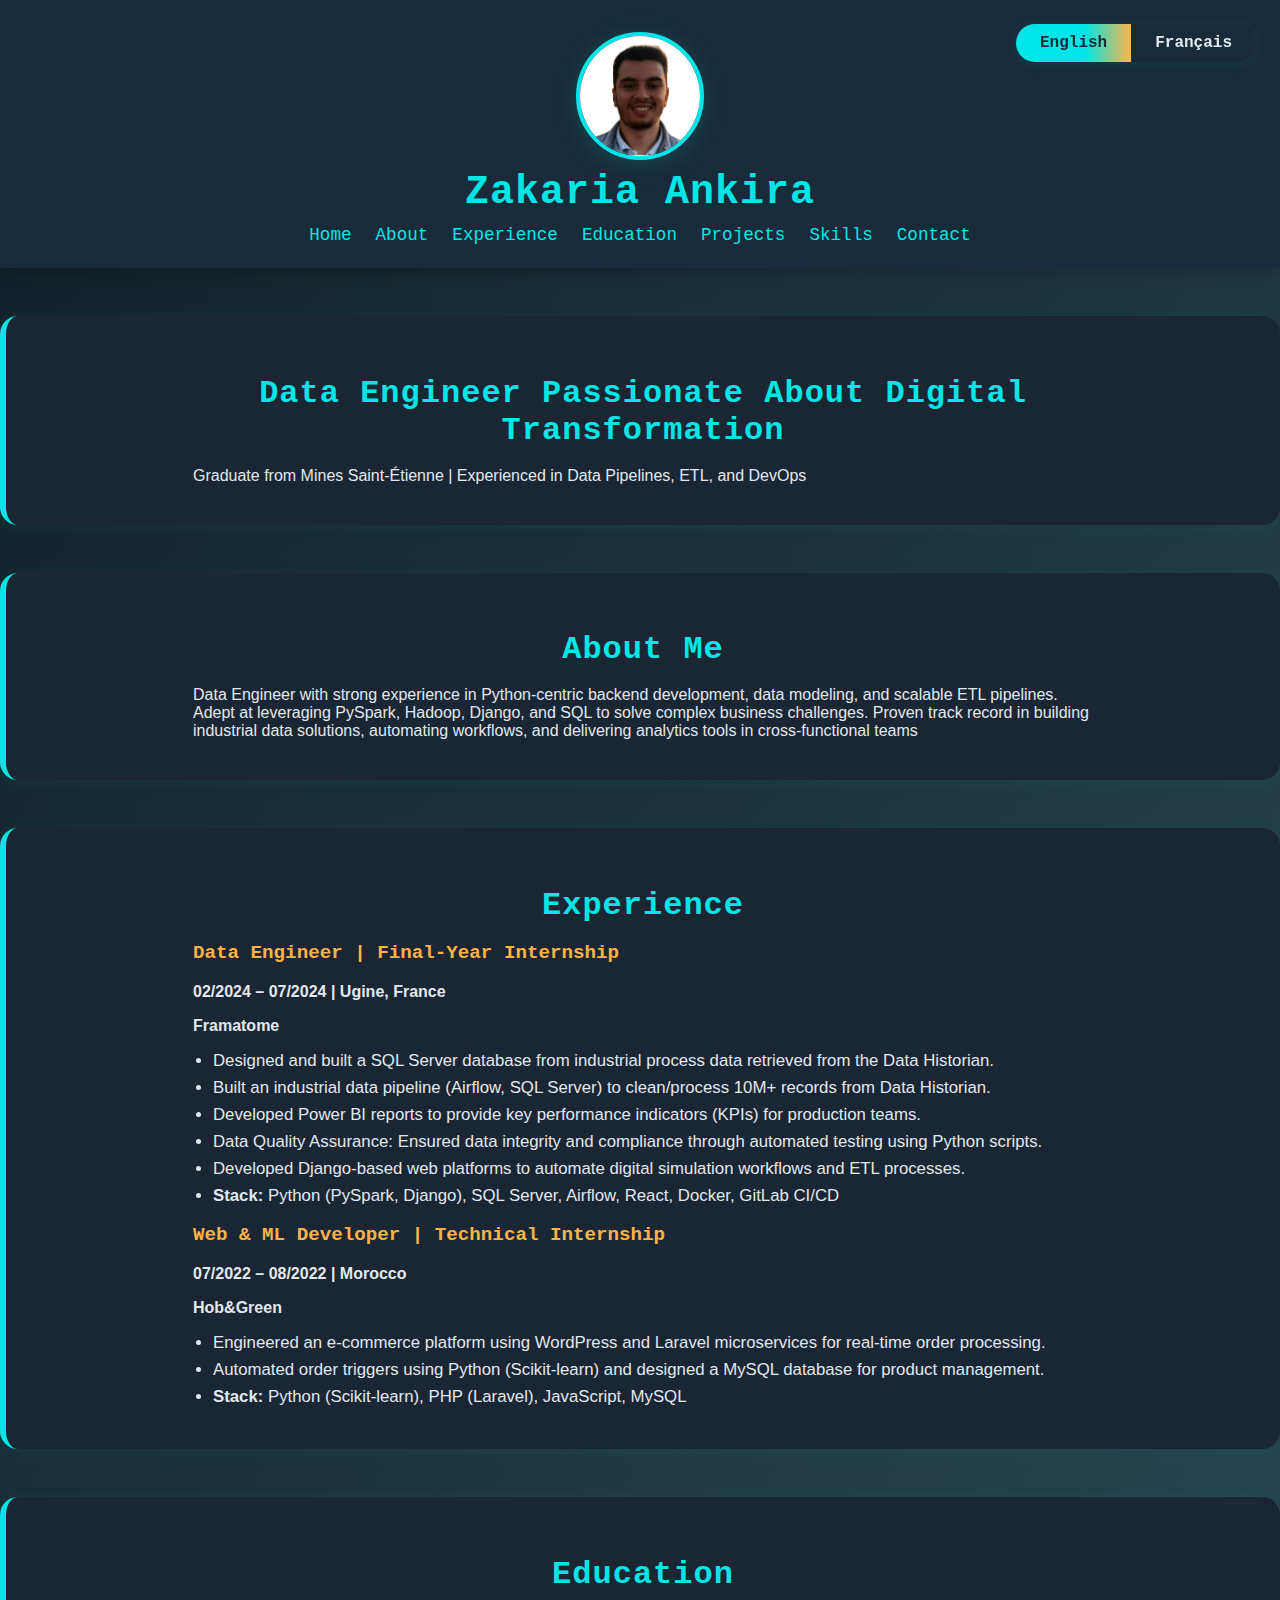
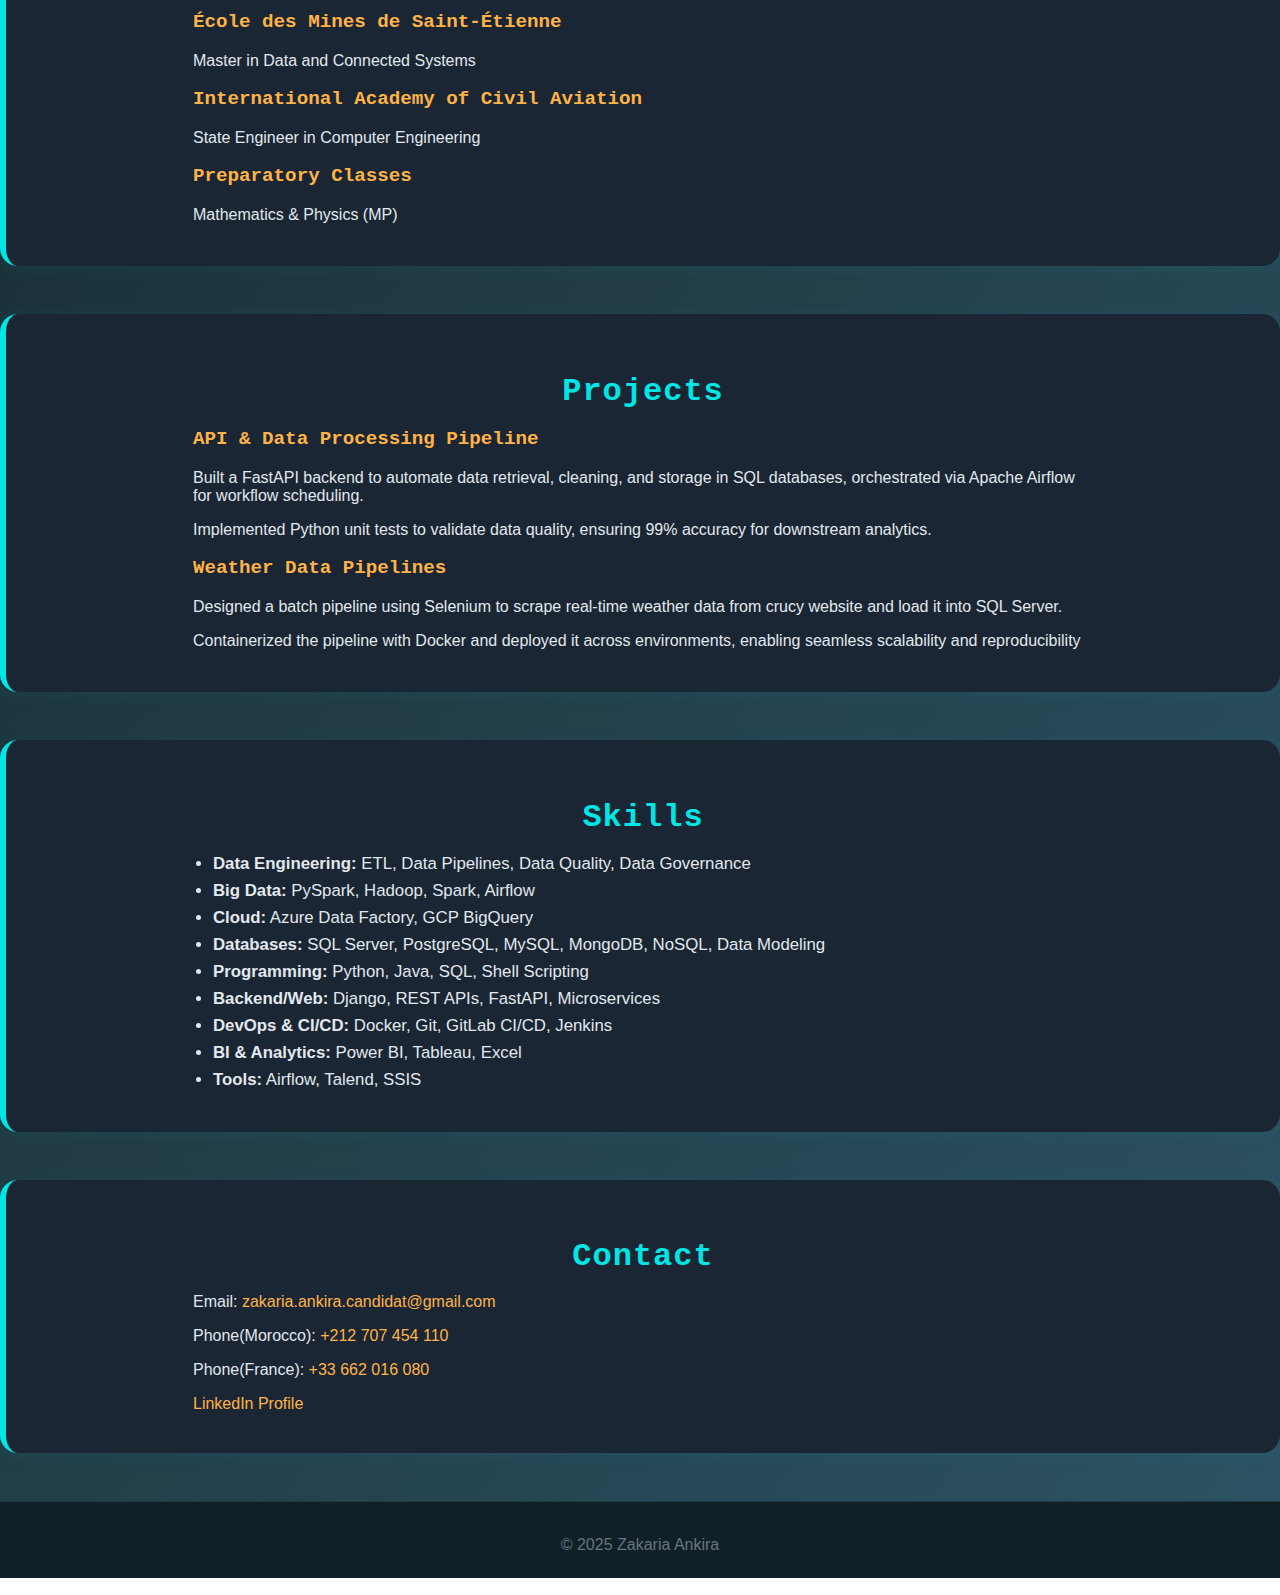
<file: Index.html>
<!DOCTYPE html>
<html lang="en">
<head>
  <meta charset="UTF-8" />
  <meta name="viewport" content="width=device-width, initial-scale=1.0" />
  <style src="style.css" >
    </style>
  <title>Zakaria Ankira | Data Engineer</title>
  <link rel="stylesheet" href="style.css" />
</head>
<body>
<div class="lang-switcher-corner">
    <button id="lang-switch-en" class="lang-switch-btn">English</button>
    <button id="lang-switch-fr" class="lang-switch-btn">Français</button>
  </div>
  <header>
    <div class="container">
      <div class="profile-photo-container">
        <img src="profile.jpg" alt="Zakaria Ankira Photo" class="profile-photo" />
      </div>
      <h1>Zakaria Ankira</h1>
      <nav>
        <ul>
          <li><a href="#home">Home</a></li>
          <li><a href="#about">About</a></li>
          <li><a href="#about">Experience</a></li>
          <li><a href="#education">Education</a></li>
          <li><a href="#projects">Projects</a></li>
          <li><a href="#skills">Skills</a></li>
          <li><a href="#contact">Contact</a></li>
        </ul>
      </nav>
    </div>
  </header>
  <main>
    <section id="home">
      <div class="container">
        <h2>Data Engineer Passionate About Digital Transformation</h2>
        <p>Graduate from Mines Saint-Étienne | Experienced in Data Pipelines, ETL, and DevOps</p>
      </div>
    </section>

    <section id="about">
      <div class="container">
        <h2>About Me</h2>
        <p>
          Data Engineer with strong experience in Python-centric backend development, data modeling, and scalable ETL pipelines. Adept at 
leveraging PySpark, Hadoop, Django, and SQL to solve complex business challenges. Proven track record in building industrial data 
solutions, automating workflows, and delivering analytics tools in cross-functional teams
        </p>
      </div>
    </section>

 <section id="experience">
      <div class="container">
        <h2>Experience</h2>
        <div class="experience">
          <h3>Data Engineer | Final-Year Internship</h3>
          <p><strong>02/2024 – 07/2024 | Ugine, France</strong></p>
          <p><strong>Framatome</strong></p>
          <ul>
            <li>Designed and built a SQL Server database from industrial process data retrieved from the Data Historian.</li>
            <li>Built an industrial data pipeline (Airflow, SQL Server) to clean/process 10M+ records from Data Historian.</li>
            <li>Developed Power BI reports to provide key performance indicators (KPIs) for production teams.</li>
            <li>Data Quality Assurance: Ensured data integrity and compliance through automated testing using Python scripts.</li>
            <li>Developed Django-based web platforms to automate digital simulation workflows and ETL processes.</li>
            <li><strong>Stack:</strong> Python (PySpark, Django), SQL Server, Airflow, React, Docker, GitLab CI/CD</li>
          </ul>
        </div>
        <div class="experience">
          <h3>Web & ML Developer | Technical Internship</h3>
          <p><strong>07/2022 – 08/2022 | Morocco</strong></p>
          <p><strong>Hob&Green</strong></p>
          <ul>
            <li>Engineered an e-commerce platform using WordPress and Laravel microservices for real-time order processing.</li>
            <li>Automated order triggers using Python (Scikit-learn) and designed a MySQL database for product management.</li>
            <li><strong>Stack:</strong> Python (Scikit-learn), PHP (Laravel), JavaScript, MySQL</li>
          </ul>
        </div>
      </div>
    </section>

    <section id="education">
      <div class="container">
        <h2>Education</h2>
        <div class="education">
          <h3>École des Mines de Saint-Étienne</h3>
          <p>Master in Data and Connected Systems</p>
        </div>
        <div class="education">
          <h3>International Academy of Civil Aviation</h3>
          <p>State Engineer in Computer Engineering</p>
        </div>
        <div class="education">
          <h3>Preparatory Classes</h3>
          <p>Mathematics & Physics (MP)</p>
        </div>
      </div>
    </section>


    <section id="projects">
      <div class="container">
        <h2>Projects</h2>
        <div class="project">
          <h3>API & Data Processing Pipeline</h3>
          <p>Built a FastAPI backend to automate data retrieval, cleaning, and storage in SQL databases, orchestrated via Apache Airflow for
 workflow scheduling.</p>
          <p>Implemented Python unit tests to validate data quality, ensuring 99% accuracy for downstream analytics.</p>
        </div>
        <div class="project">
          <h3>Weather Data Pipelines</h3>
          <p> Designed a batch pipeline using Selenium to scrape real-time weather data from crucy website and load it into SQL Server.</p>
          <p> Containerized the pipeline with Docker and deployed it across environments, enabling seamless scalability and reproducibility</p>
        </div>
      </div>
    </section>

    <section id="skills">
      <div class="container">
        <h2>Skills</h2>
        <ul>
          <li><strong>Data Engineering:</strong> ETL, Data Pipelines, Data Quality, Data Governance</li>
          <li><strong>Big Data:</strong> PySpark, Hadoop, Spark, Airflow</li>
          <li><strong>Cloud:</strong> Azure Data Factory, GCP BigQuery</li>
          <li><strong>Databases:</strong> SQL Server, PostgreSQL, MySQL, MongoDB, NoSQL, Data Modeling</li>
          <li><strong>Programming:</strong> Python, Java, SQL, Shell Scripting</li>
          <li><strong>Backend/Web:</strong> Django, REST APIs, FastAPI, Microservices</li>
          <li><strong>DevOps & CI/CD:</strong> Docker, Git, GitLab CI/CD, Jenkins</li>
          <li><strong>BI & Analytics:</strong> Power BI, Tableau, Excel</li>
          <li><strong>Tools:</strong> Airflow, Talend, SSIS</li>
        </ul>
      </div>
    </section>

    <section id="contact">
      <div class="container">
        <h2>Contact</h2>
        <p>Email: <a href="mailto:zakaria.ankira.candidat@gmail.com">zakaria.ankira.candidat@gmail.com</a></p>
        <p>Phone(Morocco): <a href="tel:+212707454110">+212 707 454 110</a></p>
        <p>Phone(France): <a href="tel:+33662016080">+33 662 016 080</a></p>
        <p><a href="https://www.linkedin.com/in/zakaria-ankira/">LinkedIn Profile</a></p>
      </div>
    </section>
  </main>

  <footer>
    <div class="container">
      <p>&copy; 2025 Zakaria Ankira</p>
    </div>
  </footer>

  <script src="index.js"></script>
  <!-- <script>
    document.getElementById('lang-switch').addEventListener('click', function() {
      var overlay = document.getElementById('fade-overlay');
      overlay.style.pointerEvents = 'auto';
      overlay.style.opacity = '1';
      setTimeout(function() {
        window.location.href = 'Index-fr.html';
      }, 600); // match the CSS transition duration
    });
    window.addEventListener('DOMContentLoaded', function() {
      var overlay = document.getElementById('fade-overlay');
      overlay.style.opacity = '0';
      overlay.style.pointerEvents = 'none';
    });
  </script> -->
</body>
</html>
</file>
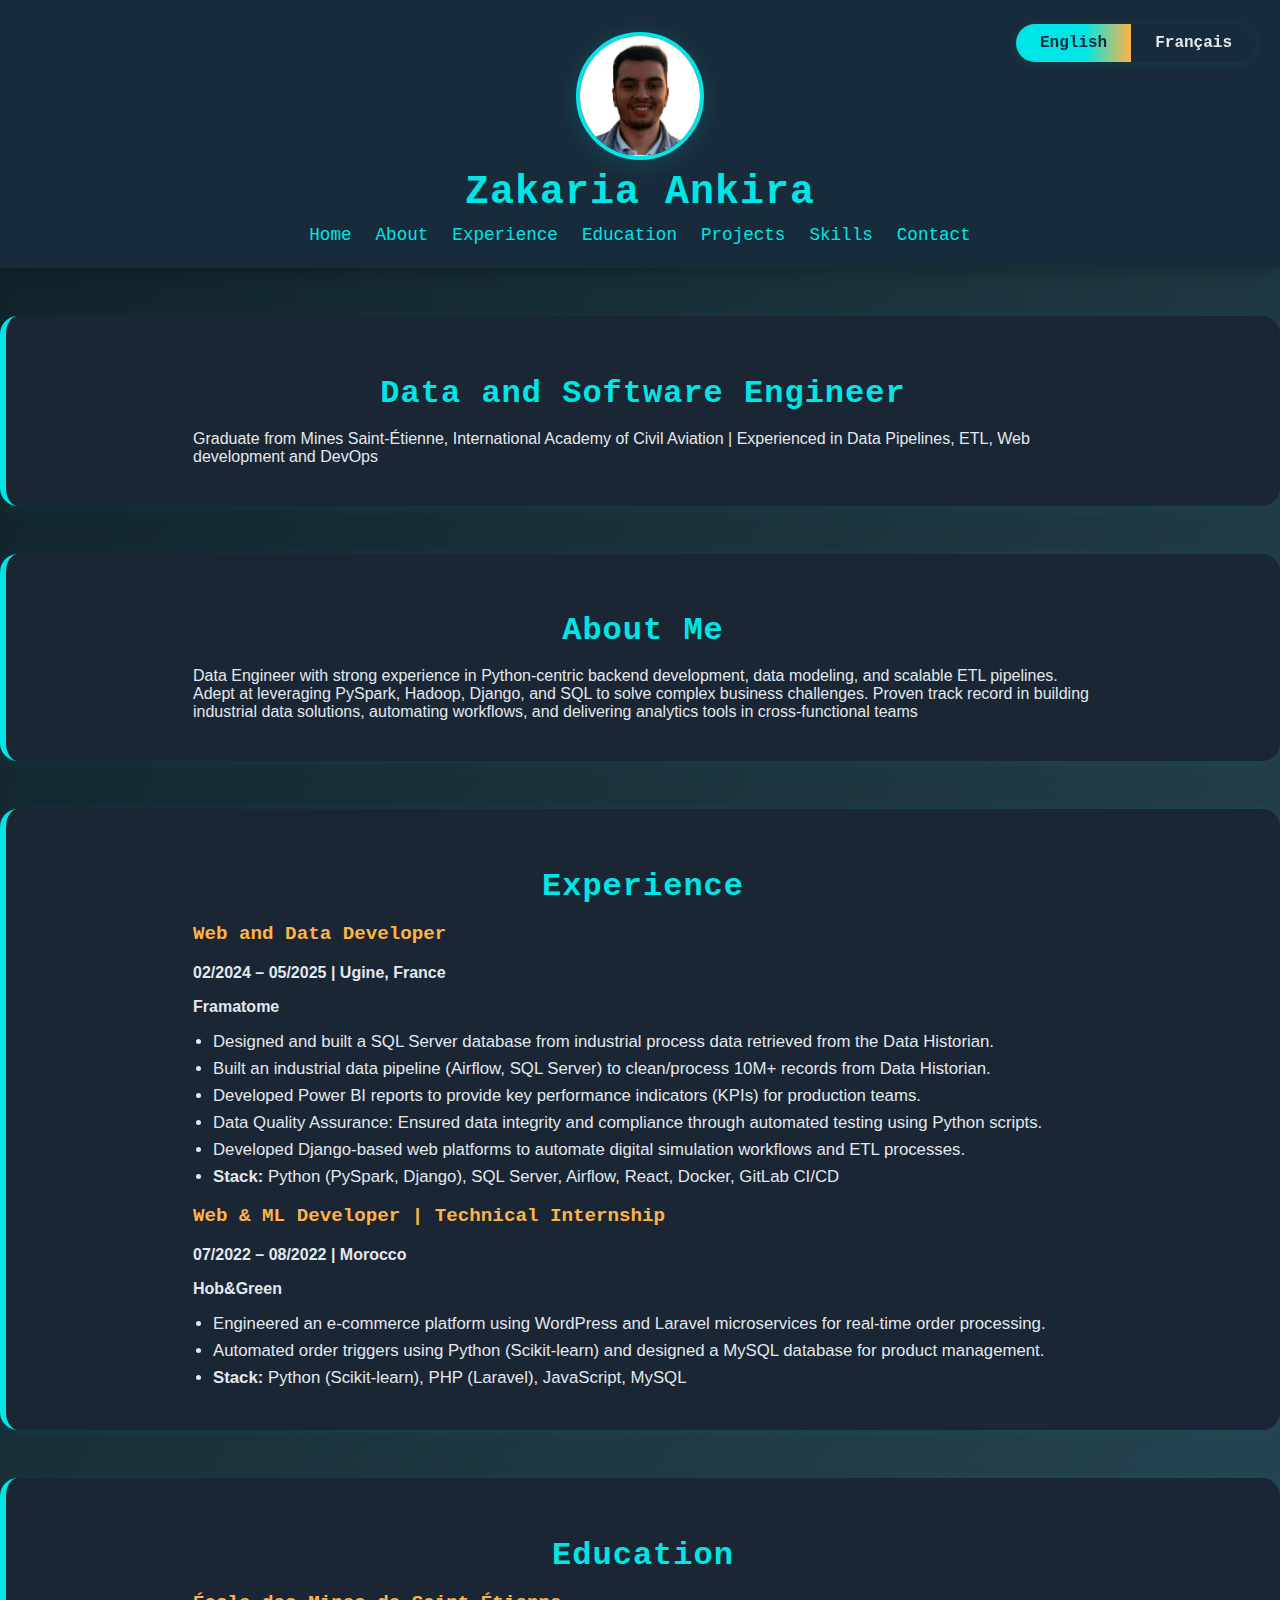
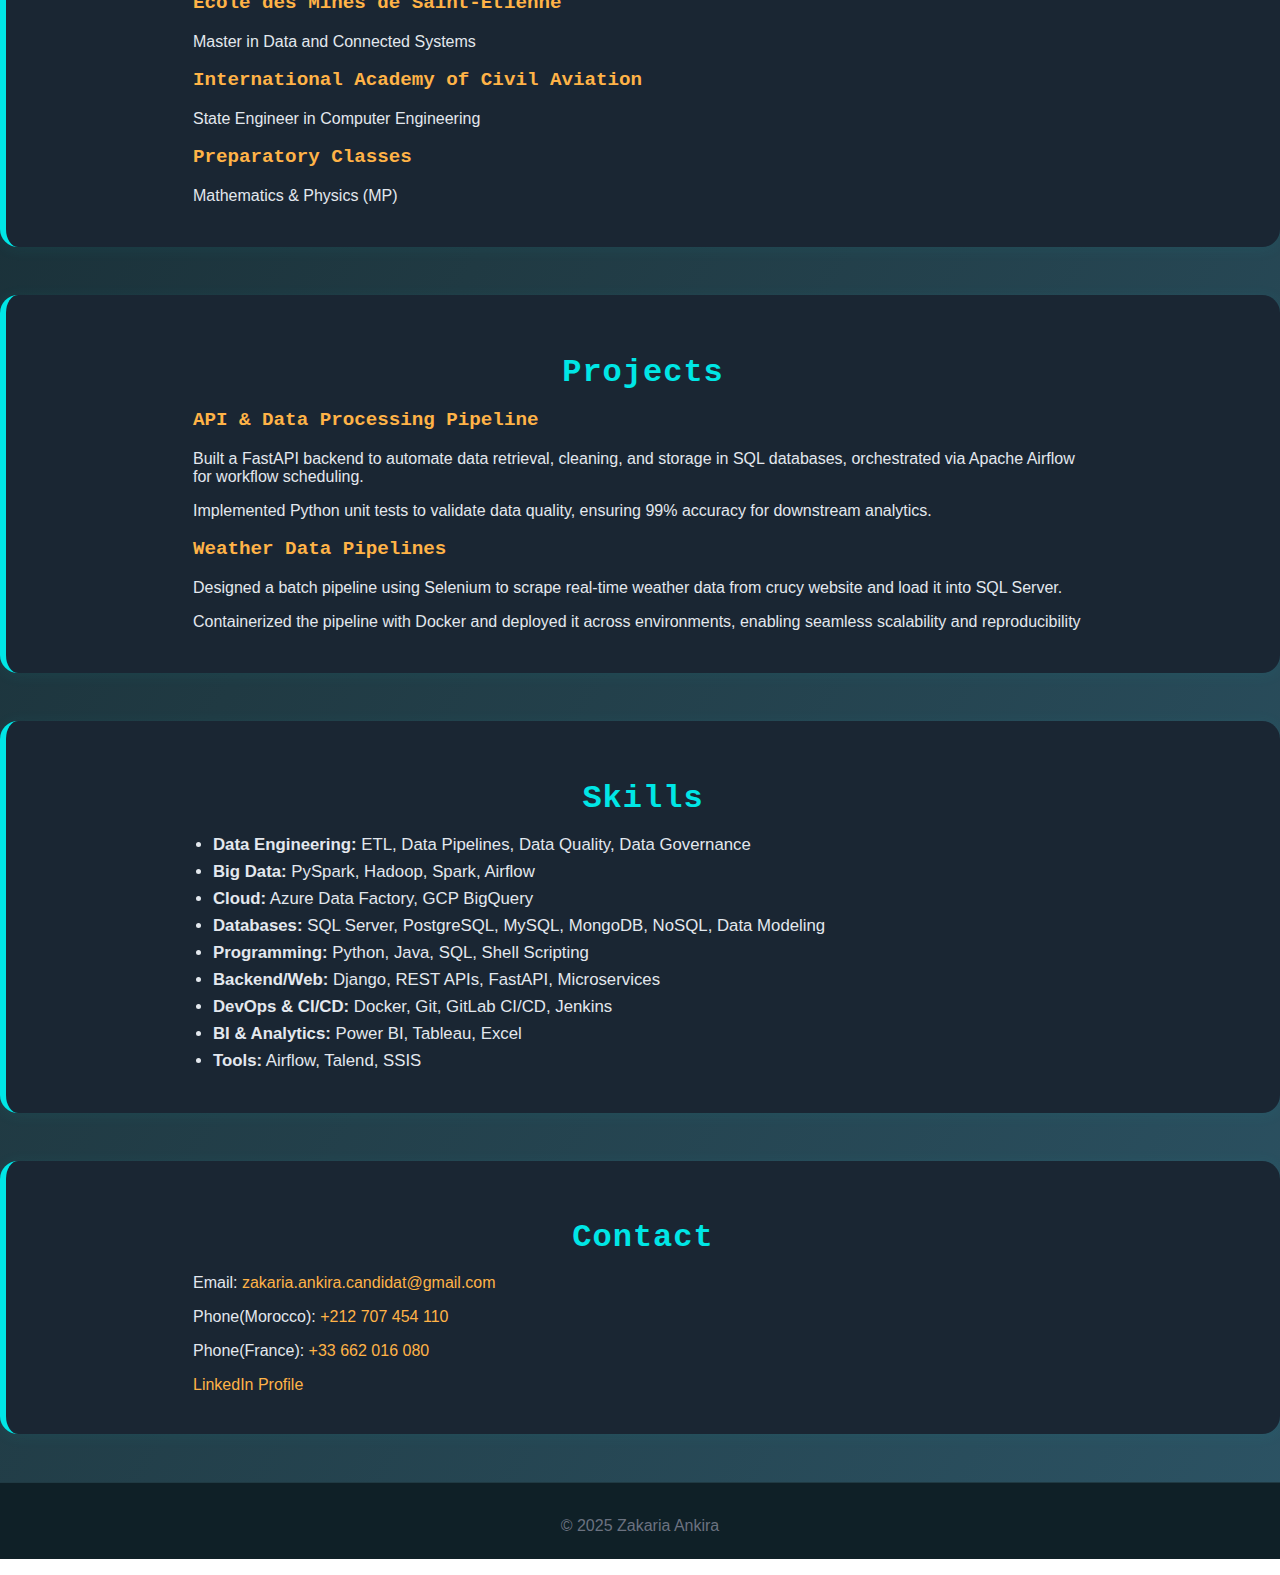
<file: index.html>
<!DOCTYPE html>
<html lang="en">
<head>
  <meta charset="UTF-8" />
  <meta name="viewport" content="width=device-width, initial-scale=1.0" />
  <style src="style.css" >
    </style>
  <title>Zakaria Ankira | Data and Software Engineer</title>
  <link rel="stylesheet" href="style.css" />
</head>
<body>
<div class="lang-switcher-corner">
    <button id="lang-switch-en" class="lang-switch-btn">English</button>
    <button id="lang-switch-fr" class="lang-switch-btn">Français</button>
  </div>
  <header>
    <div class="container">
      <div class="profile-photo-container">
        <img src="profile.jpg" alt="Zakaria Ankira Photo" class="profile-photo" />
      </div>
      <h1>Zakaria Ankira</h1>
      <nav>
        <ul>
          <li><a href="#home">Home</a></li>
          <li><a href="#about">About</a></li>
          <li><a href="#about">Experience</a></li>
          <li><a href="#education">Education</a></li>
          <li><a href="#projects">Projects</a></li>
          <li><a href="#skills">Skills</a></li>
          <li><a href="#contact">Contact</a></li>
        </ul>
      </nav>
    </div>
  </header>
  <main>
    <section id="home">
      <div class="container">
        <h2>Data and Software Engineer</h2>
        <p>Graduate from Mines Saint-Étienne, International Academy of Civil Aviation | Experienced in Data Pipelines, ETL, Web development and DevOps</p>
      </div>
    </section>

    <section id="about">
      <div class="container">
        <h2>About Me</h2>
        <p>
          Data Engineer with strong experience in Python-centric backend development, data modeling, and scalable ETL pipelines. Adept at 
leveraging PySpark, Hadoop, Django, and SQL to solve complex business challenges. Proven track record in building industrial data 
solutions, automating workflows, and delivering analytics tools in cross-functional teams
        </p>
      </div>
    </section>

 <section id="experience">
      <div class="container">
        <h2>Experience</h2>
        <div class="experience">
          <h3>Web and Data Developer</h3>
          <p><strong>02/2024 – 05/2025 | Ugine, France</strong></p>
          <p><strong>Framatome</strong></p>
          <ul>
            <li>Designed and built a SQL Server database from industrial process data retrieved from the Data Historian.</li>
            <li>Built an industrial data pipeline (Airflow, SQL Server) to clean/process 10M+ records from Data Historian.</li>
            <li>Developed Power BI reports to provide key performance indicators (KPIs) for production teams.</li>
            <li>Data Quality Assurance: Ensured data integrity and compliance through automated testing using Python scripts.</li>
            <li>Developed Django-based web platforms to automate digital simulation workflows and ETL processes.</li>
            <li><strong>Stack:</strong> Python (PySpark, Django), SQL Server, Airflow, React, Docker, GitLab CI/CD</li>
          </ul>
        </div>
        <div class="experience">
          <h3>Web & ML Developer | Technical Internship</h3>
          <p><strong>07/2022 – 08/2022 | Morocco</strong></p>
          <p><strong>Hob&Green</strong></p>
          <ul>
            <li>Engineered an e-commerce platform using WordPress and Laravel microservices for real-time order processing.</li>
            <li>Automated order triggers using Python (Scikit-learn) and designed a MySQL database for product management.</li>
            <li><strong>Stack:</strong> Python (Scikit-learn), PHP (Laravel), JavaScript, MySQL</li>
          </ul>
        </div>
      </div>
    </section>

    <section id="education">
      <div class="container">
        <h2>Education</h2>
        <div class="education">
          <h3>École des Mines de Saint-Étienne</h3>
          <p>Master in Data and Connected Systems</p>
        </div>
        <div class="education">
          <h3>International Academy of Civil Aviation</h3>
          <p>State Engineer in Computer Engineering</p>
        </div>
        <div class="education">
          <h3>Preparatory Classes</h3>
          <p>Mathematics & Physics (MP)</p>
        </div>
      </div>
    </section>


    <section id="projects">
      <div class="container">
        <h2>Projects</h2>
        <div class="project">
          <h3>API & Data Processing Pipeline</h3>
          <p>Built a FastAPI backend to automate data retrieval, cleaning, and storage in SQL databases, orchestrated via Apache Airflow for
 workflow scheduling.</p>
          <p>Implemented Python unit tests to validate data quality, ensuring 99% accuracy for downstream analytics.</p>
        </div>
        <div class="project">
          <h3>Weather Data Pipelines</h3>
          <p> Designed a batch pipeline using Selenium to scrape real-time weather data from crucy website and load it into SQL Server.</p>
          <p> Containerized the pipeline with Docker and deployed it across environments, enabling seamless scalability and reproducibility</p>
        </div>
      </div>
    </section>

    <section id="skills">
      <div class="container">
        <h2>Skills</h2>
        <ul>
          <li><strong>Data Engineering:</strong> ETL, Data Pipelines, Data Quality, Data Governance</li>
          <li><strong>Big Data:</strong> PySpark, Hadoop, Spark, Airflow</li>
          <li><strong>Cloud:</strong> Azure Data Factory, GCP BigQuery</li>
          <li><strong>Databases:</strong> SQL Server, PostgreSQL, MySQL, MongoDB, NoSQL, Data Modeling</li>
          <li><strong>Programming:</strong> Python, Java, SQL, Shell Scripting</li>
          <li><strong>Backend/Web:</strong> Django, REST APIs, FastAPI, Microservices</li>
          <li><strong>DevOps & CI/CD:</strong> Docker, Git, GitLab CI/CD, Jenkins</li>
          <li><strong>BI & Analytics:</strong> Power BI, Tableau, Excel</li>
          <li><strong>Tools:</strong> Airflow, Talend, SSIS</li>
        </ul>
      </div>
    </section>

    <section id="contact">
      <div class="container">
        <h2>Contact</h2>
        <p>Email: <a href="mailto:zakaria.ankira.candidat@gmail.com">zakaria.ankira.candidat@gmail.com</a></p>
        <p>Phone(Morocco): <a href="tel:+212707454110">+212 707 454 110</a></p>
        <p>Phone(France): <a href="tel:+33662016080">+33 662 016 080</a></p>
        <p><a href="https://www.linkedin.com/in/zakaria-ankira/">LinkedIn Profile</a></p>
      </div>
    </section>
  </main>

  <footer>
    <div class="container">
      <p>&copy; 2025 Zakaria Ankira</p>
    </div>
  </footer>

  <script src="index.js"></script>
  <!-- <script>
    document.getElementById('lang-switch').addEventListener('click', function() {
      var overlay = document.getElementById('fade-overlay');
      overlay.style.pointerEvents = 'auto';
      overlay.style.opacity = '1';
      setTimeout(function() {
        window.location.href = 'Index-fr.html';
      }, 600); // match the CSS transition duration
    });
    window.addEventListener('DOMContentLoaded', function() {
      var overlay = document.getElementById('fade-overlay');
      overlay.style.opacity = '0';
      overlay.style.pointerEvents = 'none';
    });
  </script> -->
</body>
</html>
</file>
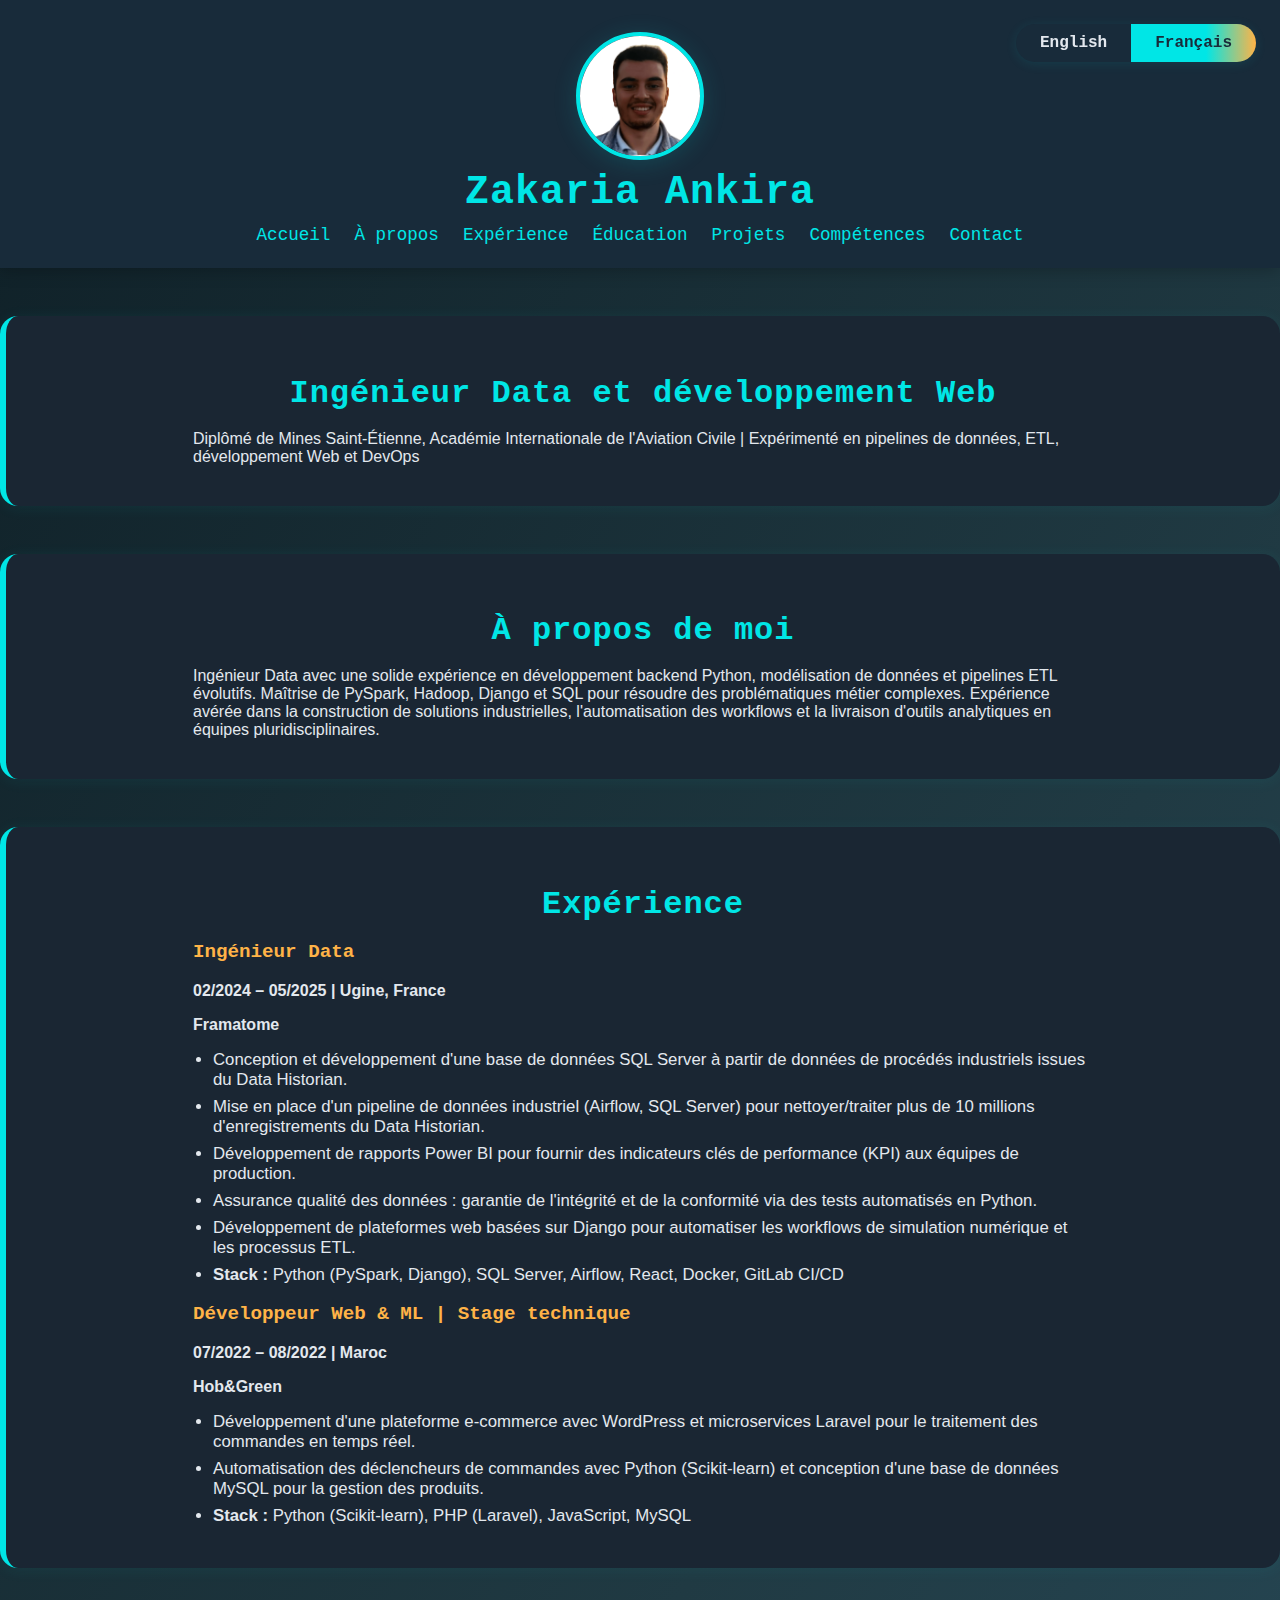
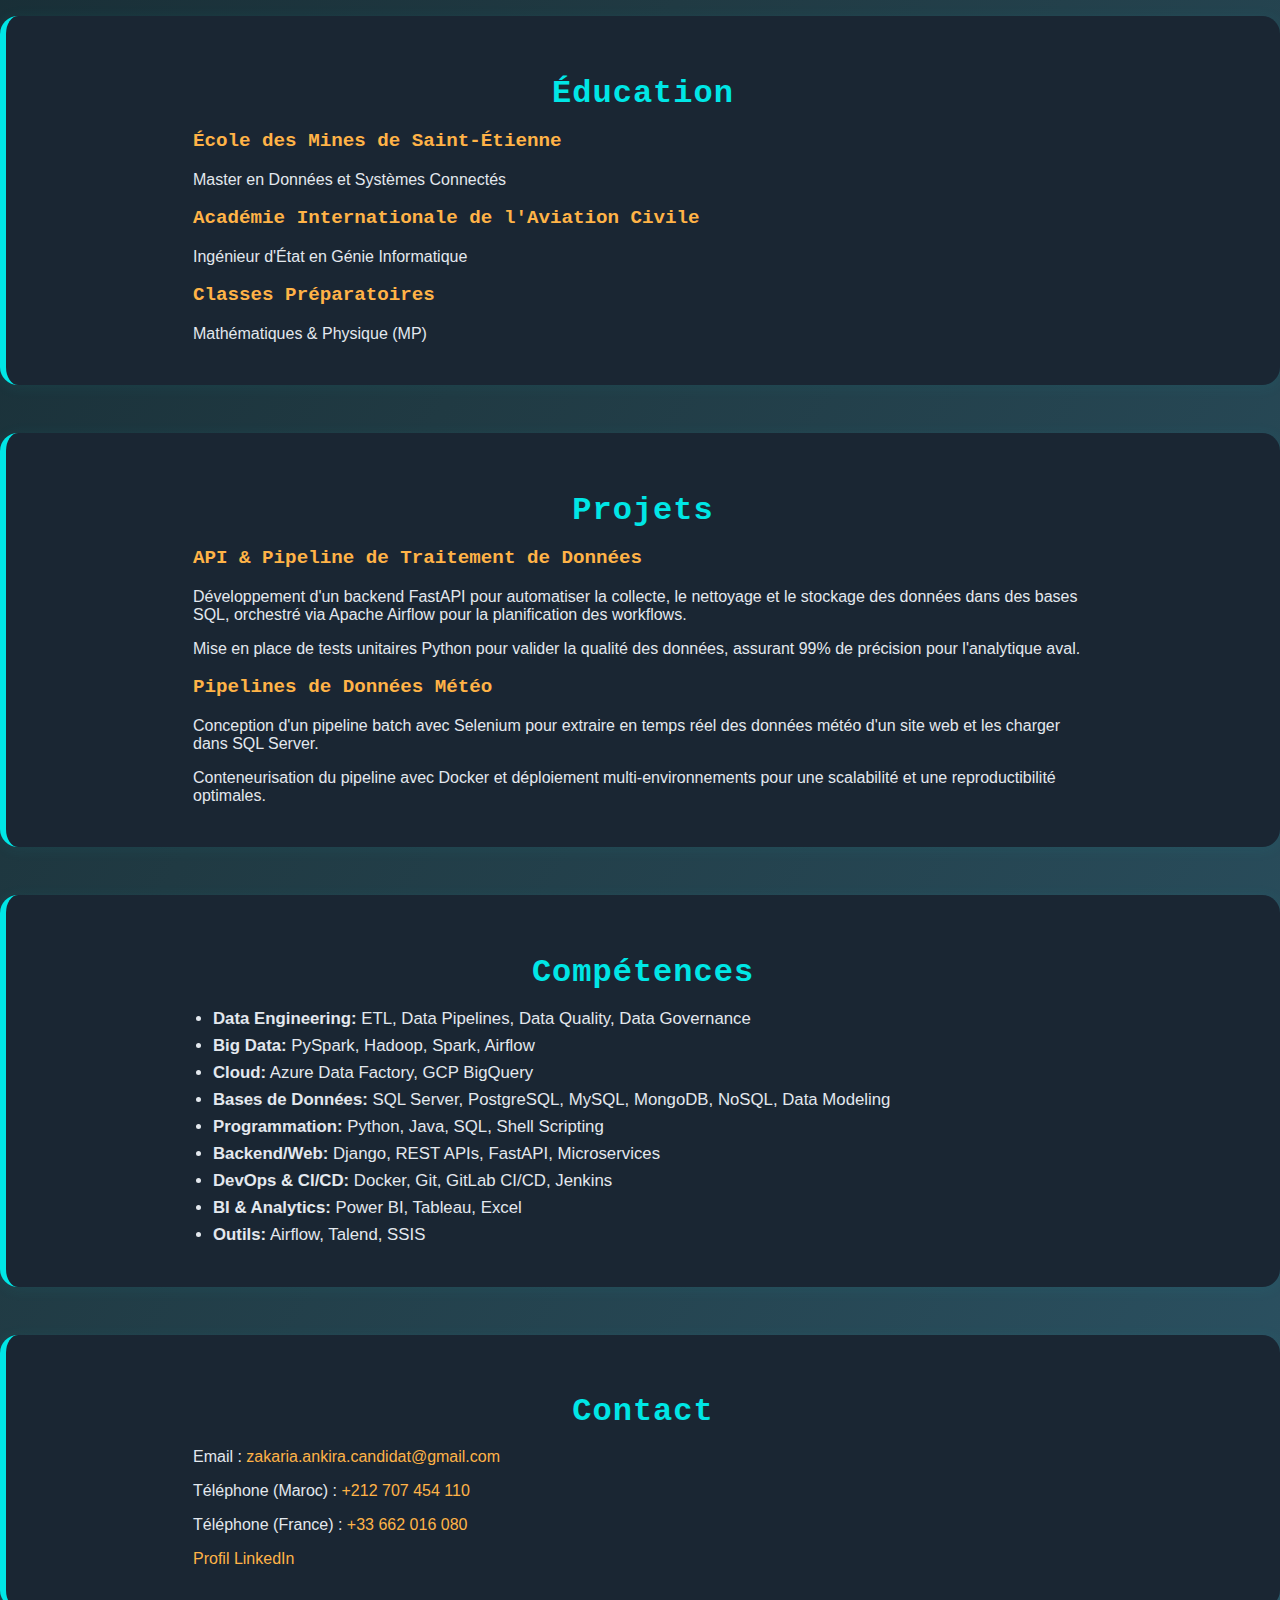
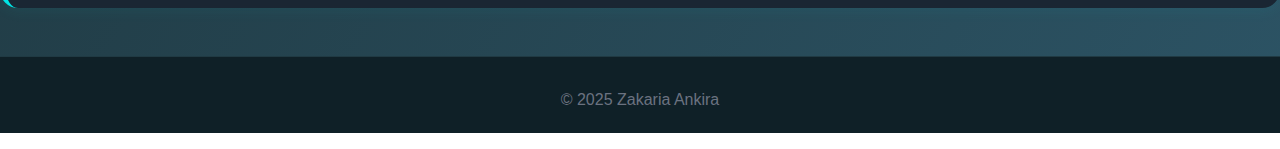
<file: Index-fr.html>
<!DOCTYPE html>
<html lang="fr">
<head>
  <meta charset="UTF-8" />
  <meta name="viewport" content="width=device-width, initial-scale=1.0" />
  <title>Zakaria Ankira | Ingénieur Data et Développement Web</title>
  <link rel="stylesheet" href="style.css" />
</head>
<body>
  <div class="lang-switcher-corner">
    <button id="lang-switch-en" class="lang-switch-btn">English</button>
    <button id="lang-switch-fr" class="lang-switch-btn">Français</button>
  </div>
  <header>
    <div class="container">
      <div class="profile-photo-container">
        <img src="profile.jpg" alt="Zakaria Ankira Photo" class="profile-photo" />
      </div>
      <h1>Zakaria Ankira</h1>
      <nav>
        <ul>
          <li><a href="#home">Accueil</a></li>
          <li><a href="#about">À propos</a></li>
          <li><a href="#experience">Expérience</a></li>
          <li><a href="#education">Éducation</a></li>
          <li><a href="#projects">Projets</a></li>
          <li><a href="#skills">Compétences</a></li>
          <li><a href="#contact">Contact</a></li>
        </ul>
      </nav>
    </div>
  </header>
  <main>
    <section id="home">
      <div class="container">
        <h2>Ingénieur Data et développement Web</h2>
        <p>Diplômé de Mines Saint-Étienne, Académie Internationale de l'Aviation Civile | Expérimenté en pipelines de données, ETL, développement Web et DevOps</p>
      </div>
    </section>

    <section id="about">
      <div class="container">
        <h2>À propos de moi</h2>
        <p>
          Ingénieur Data avec une solide expérience en développement backend Python, modélisation de données et pipelines ETL évolutifs. Maîtrise de PySpark, Hadoop, Django et SQL pour résoudre des problématiques métier complexes. Expérience avérée dans la construction de solutions industrielles, l'automatisation des workflows et la livraison d'outils analytiques en équipes pluridisciplinaires.
        </p>
      </div>
    </section>

    <section id="experience">
      <div class="container">
        <h2>Expérience</h2>
        <div class="experience">
          <h3>Ingénieur Data </h3>
          <p><strong>02/2024 – 05/2025 | Ugine, France</strong></p>
          <p><strong>Framatome</strong></p>
          <ul>
            <li>Conception et développement d'une base de données SQL Server à partir de données de procédés industriels issues du Data Historian.</li>
            <li>Mise en place d'un pipeline de données industriel (Airflow, SQL Server) pour nettoyer/traiter plus de 10 millions d'enregistrements du Data Historian.</li>
            <li>Développement de rapports Power BI pour fournir des indicateurs clés de performance (KPI) aux équipes de production.</li>
            <li>Assurance qualité des données : garantie de l'intégrité et de la conformité via des tests automatisés en Python.</li>
            <li>Développement de plateformes web basées sur Django pour automatiser les workflows de simulation numérique et les processus ETL.</li>
            <li><strong>Stack :</strong> Python (PySpark, Django), SQL Server, Airflow, React, Docker, GitLab CI/CD</li>
          </ul>
        </div>
        <div class="experience">
          <h3>Développeur Web & ML | Stage technique</h3>
          <p><strong>07/2022 – 08/2022 | Maroc</strong></p>
          <p><strong>Hob&Green</strong></p>
          <ul>
            <li>Développement d'une plateforme e-commerce avec WordPress et microservices Laravel pour le traitement des commandes en temps réel.</li>
            <li>Automatisation des déclencheurs de commandes avec Python (Scikit-learn) et conception d'une base de données MySQL pour la gestion des produits.</li>
            <li><strong>Stack :</strong> Python (Scikit-learn), PHP (Laravel), JavaScript, MySQL</li>
          </ul>
        </div>
      </div>
    </section>

    <section id="education">
      <div class="container">
        <h2>Éducation</h2>
        <div class="education">
          <h3>École des Mines de Saint-Étienne</h3>
          <p>Master en Données et Systèmes Connectés</p>
        </div>
        <div class="education">
          <h3>Académie Internationale de l'Aviation Civile</h3>
          <p>Ingénieur d'État en Génie Informatique</p>
        </div>
        <div class="education">
          <h3>Classes Préparatoires</h3>
          <p>Mathématiques & Physique (MP)</p>
        </div>
      </div>
    </section>

    <section id="projects">
      <div class="container">
        <h2>Projets</h2>
        <div class="project">
          <h3>API & Pipeline de Traitement de Données</h3>
          <p>Développement d'un backend FastAPI pour automatiser la collecte, le nettoyage et le stockage des données dans des bases SQL, orchestré via Apache Airflow pour la planification des workflows.</p>
          <p>Mise en place de tests unitaires Python pour valider la qualité des données, assurant 99% de précision pour l'analytique aval.</p>
        </div>
        <div class="project">
          <h3>Pipelines de Données Météo</h3>
          <p>Conception d'un pipeline batch avec Selenium pour extraire en temps réel des données météo d'un site web et les charger dans SQL Server.</p>
          <p>Conteneurisation du pipeline avec Docker et déploiement multi-environnements pour une scalabilité et une reproductibilité optimales.</p>
        </div>
      </div>
    </section>

    <section id="skills">
      <div class="container">
        <h2>Compétences</h2>
        <ul>
          <li><strong>Data Engineering:</strong> ETL, Data Pipelines, Data Quality, Data Governance</li>
          <li><strong>Big Data:</strong> PySpark, Hadoop, Spark, Airflow</li>
          <li><strong>Cloud:</strong> Azure Data Factory, GCP BigQuery</li>
          <li><strong>Bases de Données:</strong> SQL Server, PostgreSQL, MySQL, MongoDB, NoSQL, Data Modeling</li>
          <li><strong>Programmation:</strong> Python, Java, SQL, Shell Scripting</li>
          <li><strong>Backend/Web:</strong> Django, REST APIs, FastAPI, Microservices</li>
          <li><strong>DevOps & CI/CD:</strong> Docker, Git, GitLab CI/CD, Jenkins</li>
          <li><strong>BI & Analytics:</strong> Power BI, Tableau, Excel</li>
          <li><strong>Outils:</strong> Airflow, Talend, SSIS</li>
        </ul>
      </div>
    </section>

    <section id="contact">
      <div class="container">
        <h2>Contact</h2>
        <p>Email : <a href="mailto:zakaria.ankira.candidat@gmail.com">zakaria.ankira.candidat@gmail.com</a></p>
        <p>Téléphone (Maroc) : <a href="tel:+212707454110">+212 707 454 110</a></p>
        <p>Téléphone (France) : <a href="tel:+33662016080">+33 662 016 080</a></p>
        <p><a href="https://www.linkedin.com/in/zakaria-ankira/">Profil LinkedIn</a></p>
      </div>
    </section>
  </main>

  <footer>
    <div class="container">
      <p>&copy; 2025 Zakaria Ankira</p>
    </div>
  </footer>

  <script src="index.js"></script>
  <!-- <script>
    document.getElementById('lang-switch').addEventListener('click', function() {
      var overlay = document.getElementById('fade-overlay');
      overlay.style.pointerEvents = 'auto';
      overlay.style.opacity = '1';
      setTimeout(function() {
        window.location.href = 'Index.html';
      }, 600); // match the CSS transition duration
    });
    window.addEventListener('DOMContentLoaded', function() {
      var overlay = document.getElementById('fade-overlay');
      overlay.style.opacity = '0';
      overlay.style.pointerEvents = 'none';
    });
  </script> -->
</body>
</html>
</file>
<file: style.css>
body {
    font-family: 'Fira Mono', 'Segoe UI', Arial, sans-serif;
    background: linear-gradient(120deg, #0f2027 0%, #203a43 50%, #2c5364 100%);
    color: #e3e8ee;
    margin: 0;
    padding: 0;
  }
  .container {
    max-width: 900px;
    margin: 0 auto;
    padding: 0 24px;
  }
  header {
    background: #182b3a;
    box-shadow: 0 2px 16px rgba(0,0,0,0.25);
    padding: 32px 0 16px 0;
    z-index: 100;
  }
  .profile-photo-container {
    display: flex;
    justify-content: center;
    align-items: center;
    margin-bottom: 10px;
  }
  .profile-photo {
    width: 120px;
    height: 120px;
    object-fit: cover;
    border-radius: 50%;
    border: 4px solid #00e6e6;
    box-shadow: 0 4px 24px rgba(0,230,230,0.15);
    background: #182b3a;
  }
  h1 {
    text-align: center;
    font-size: 2.5rem;
    margin: 0 0 10px 0;
    color: #00e6e6;
    letter-spacing: 1px;
    font-family: 'Fira Mono', monospace;
  }
  nav ul {
    display: flex;
    justify-content: center;
    gap: 24px;
    list-style: none;
    padding: 0;
    margin: 0;
  }
  nav a {
    text-decoration: none;
    color: #00e6e6;
    font-weight: 500;
    font-size: 1.1rem;
    transition: color 0.2s;
    font-family: 'Fira Mono', monospace;
  }
  nav a:hover {
    color: #ffb347;
    border-bottom: 2px solid #00e6e6;
  }
  #lang-switch {
    background: linear-gradient(90deg, #00e6e6 60%, #ffb347 100%);
    color: #182b3a;
    border: none;
    border-radius: 20px;
    padding: 8px 22px;
    font-size: 1rem;
    font-weight: 600;
    cursor: pointer;
    box-shadow: 0 2px 8px rgba(0,230,230,0.10);
    transition: background 0.2s, box-shadow 0.2s;
  }
  #lang-switch:hover {
    background: linear-gradient(90deg, #ffb347 0%, #00e6e6 100%);
    box-shadow: 0 4px 16px rgba(0,230,230,0.18);
  }
  section {
    margin: 48px 0;
    background: #1a2633;
    border-radius: 18px;
    box-shadow: 0 2px 16px rgba(0,230,230,0.07);
    padding: 32px 0 24px 0;
    border-left: 6px solid #00e6e6;
  }
  h2 {
    color: #00e6e6;
    font-size: 2rem;
    margin-bottom: 18px;
    text-align: center;
    letter-spacing: 1px;
    font-family: 'Fira Mono', monospace;
  }
  a {
    color: #ffb347;
    text-decoration: none;
    transition: color 0.2s;
  } 
  h3 {
    color: #ffb347;
    margin-top: 0;
    font-size: 1.2rem;
    font-family: 'Fira Mono', monospace;
  }
  ul, .education, .project, .experience {
    margin-bottom: 18px;
  }
  ul {
    padding-left: 20px;
  }
  li {
    margin-bottom: 7px;
    font-size: 1.05rem;
  }
  footer {
    background: #0f2027;
    text-align: center;
    padding: 18px 0 8px 0;
    color: #6b7280;
    font-size: 1rem;
    border-top: 1px solid #203a43;
    margin-top: 40px;
  }
  footer a {
    color: #00e6e6;
    text-decoration: underline;
    transition: color 0.2s;
  }
  footer a:hover {
    color: #ffb347;
  }
  .lang-switcher-corner {
    position: fixed;
    top: 24px;
    right: 24px;
    z-index: 2000;
    display: flex;
    gap: 0;
    background: #182b3a;
    border-radius: 22px;
    box-shadow: 0 2px 12px rgba(0,230,230,0.10);
    overflow: hidden;
  }
  .lang-switch-btn {
    border: none;
    outline: none;
    background: none;
    color: #e3e8ee;
    font-size: 1rem;
    font-weight: 600;
    padding: 10px 24px;
    cursor: pointer;
    transition: background 0.2s, color 0.2s;
    font-family: 'Fira Mono', monospace;
  }
  .lang-switch-btn.active, .lang-switch-btn:focus {
    background: linear-gradient(90deg, #00e6e6 60%, #ffb347 100%);
    color: #182b3a;
  }
  .lang-switch-btn:not(.active):hover {
    background: #203a43;
  }
  html {
    scroll-padding-top: 40px; /* Offset for anchor scrolls */
  }
  @media (max-width: 600px) {
    .container {
      padding: 0 8px;
    }
    .profile-photo {
      width: 80px;
      height: 80px;
    }
    h1 {
      font-size: 1.5rem;
    }
    h2 {
      font-size: 1.2rem;
    }
    section {
      padding: 18px 0 10px 0;
    }
    .lang-switcher-corner {
      top: 8px;
      right: 8px;
      border-radius: 16px;
    }
    .lang-switch-btn {
      font-size: 0.95rem;
      padding: 7px 12px;
    }
  }
</file>
